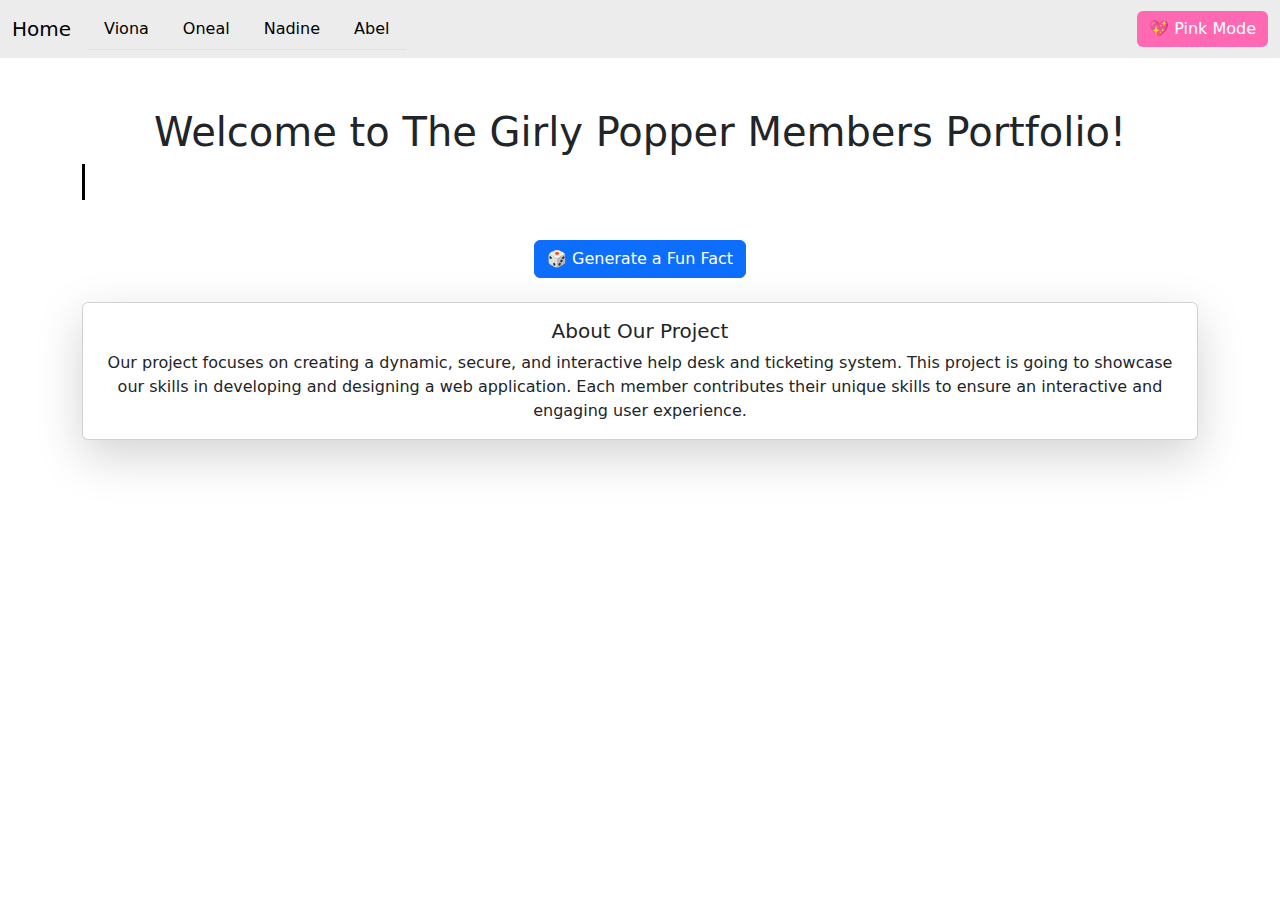
<file: index.html>
<!doctype html>
<html lang="en">
  <head>
    <meta charset="utf-8">
    <meta name="viewport" content="width=device-width, initial-scale=1">
    <title>The Girly Poppers Portfolio</title>
    <link href="https://cdn.jsdelivr.net/npm/bootstrap@5.3.3/dist/css/bootstrap.min.css" rel="stylesheet">
    <link rel="stylesheet" type="text/css" href="style.css">
  </head>
  <body>
    <nav class="navbar navbar-expand-lg fixed-top">
        <div class="container-fluid">
          <a class="navbar-brand" href="index.html">Home</a>
          <button class="navbar-toggler" type="button" data-bs-toggle="collapse" data-bs-target="#navbarNav">
            <span class="navbar-toggler-icon"></span>
          </button>
          <div class="collapse navbar-collapse" id="navbarNav">
            <ul class="nav nav-tabs">
              <li class="nav-item"><a class="nav-link" href="viona.html">Viona</a></li>
              <li class="nav-item"><a class="nav-link" href="oneal.html">Oneal</a></li>
              <li class="nav-item"><a class="nav-link" href="nadine.html">Nadine</a></li>
              <li class="nav-item"><a class="nav-link" href="abel.html">Abel</a></li>
            </ul>
          </div>
          <button id="pinkModeToggle" class="btn btn-pink" onclick="togglePinkMode()">💖 Pink Mode</button>
        </div>
    </nav>

    <div class="container mt-5 text-center">
        <h1>Welcome to The Girly Popper Members Portfolio!</h1>
        <p class="typing">Meet our amazing team and explore our project.</p>
    
        <button id="factGenerator" class="btn btn-primary mt-4" onclick="showRandomFact()">🎲 Generate a Fun Fact</button>
        <p id="fact" class="mt-3"></p>
    
        <!-- Project Description Card -->
        <div class="card mt-4 shadow-lg">
            <div class="card-body">
                <h5 class="card-title"> About Our Project</h5>
                <p class="card-text">
                    Our project focuses on creating a dynamic, secure, and interactive help desk and ticketing system. This project is going to showcase our skills in developing and designing a web application. 
                    Each member contributes their unique skills to ensure an interactive and engaging user experience.
                </p>
            </div>
        </div>
    </div>    
    <script src="script.js"></script>
    <script src="https://cdn.jsdelivr.net/npm/bootstrap@5.3.3/dist/js/bootstrap.bundle.min.js"></script>
  </body>
</html>
</file>
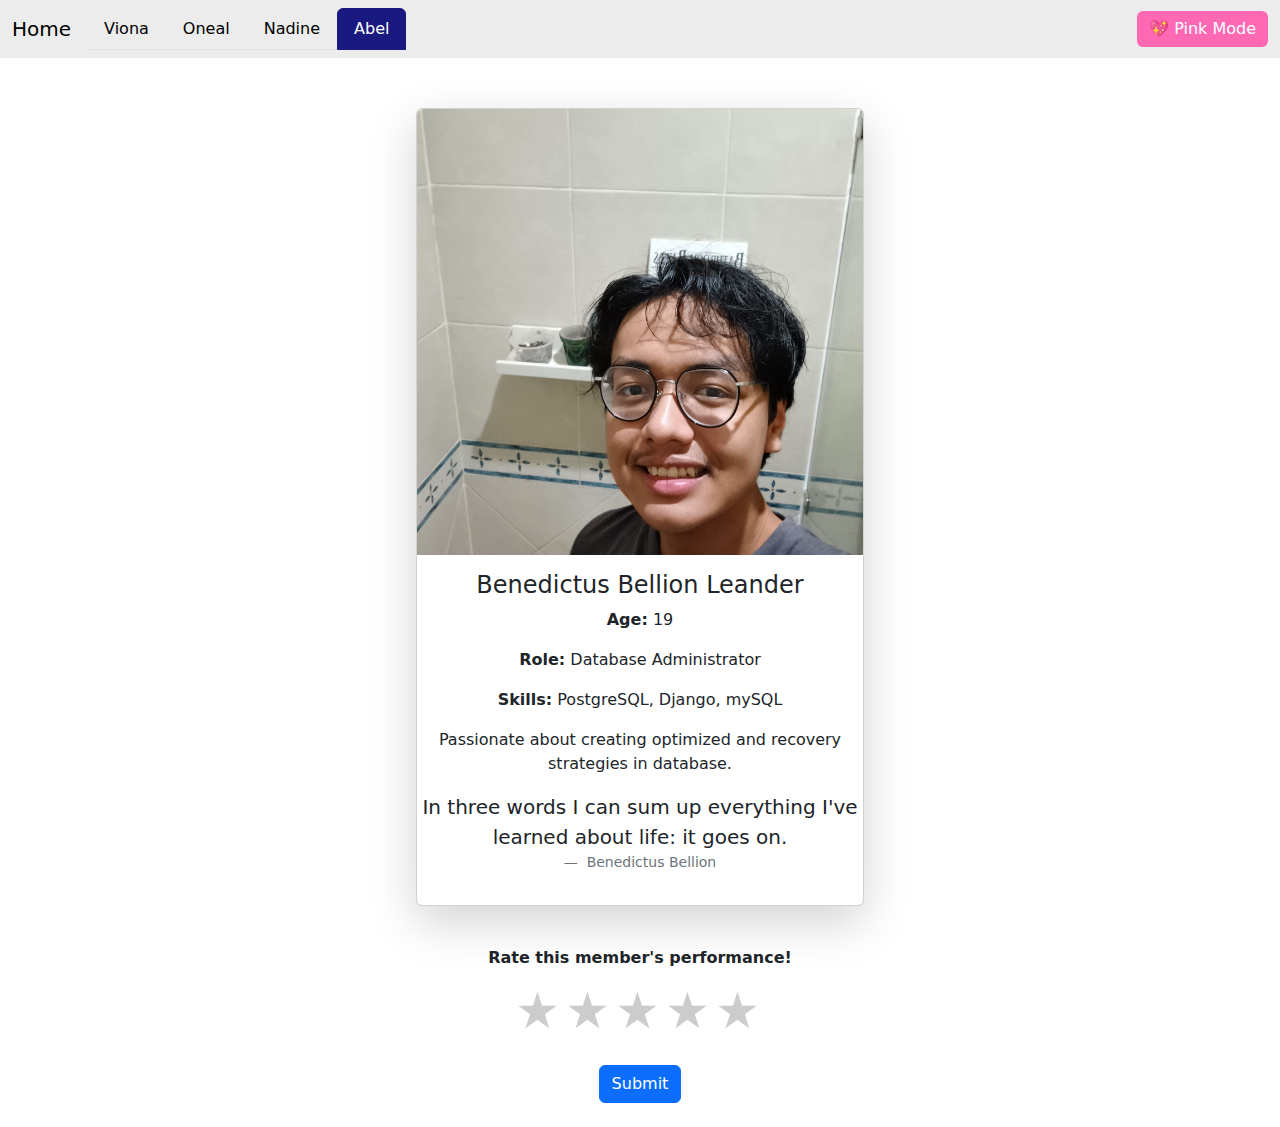
<file: abel.html>
<!doctype html>
<html lang="en">
  <head>
    <meta charset="utf-8">
    <meta name="viewport" content="width=device-width, initial-scale=1">
    <title>Benedictus Bellion Leander Portfolio</title>
    <link href="https://cdn.jsdelivr.net/npm/bootstrap@5.3.3/dist/css/bootstrap.min.css" rel="stylesheet" integrity="sha384-QWTKZyjpPEjISv5WaRU9OFeRpok6YctnYmDr5pNlyT2bRjXh0JMhjY6hW+ALEwIH" crossorigin="anonymous">
    <link rel="stylesheet" type="text/css" href="style.css">
  </head>
  <body>
    <nav class="navbar navbar-expand-lg fixed-top">
        <div class="container-fluid">
          <a class="navbar-brand" href="index.html">Home</a>
          <button class="navbar-toggler" type="button" data-bs-toggle="collapse" data-bs-target="#navbarNav" aria-controls="navbarNav" aria-expanded="false" aria-label="Toggle navigation">
            <span class="navbar-toggler-icon"></span>
          </button>
          <div class="collapse navbar-collapse" id="navbarNav">
            <ul class="nav nav-tabs">
              <li class="nav-item">
                <a class="nav-link" href="viona.html">Viona</a>
              </li>
              <li class="nav-item">
                <a class="nav-link" href="oneal.html">Oneal</a>
              </li>
              <li class="nav-item">
                <a class="nav-link" href="nadine.html">Nadine</a>
              </li>
              <li class="nav-item">
                <a class="nav-link active" aria-current="page" href="abel.html">Abel</a>
              </li>
            </ul>
          </div>
          <button id="pinkModeToggle" class="btn btn-pink" onclick="togglePinkMode()">💖 Pink Mode</button>
        </div>
      </nav>
      <div class="container mt-5">
        <div class="card mx-auto shadow-lg" style="width: 28rem;">
            <div id="speechBubble" class="speech-bubble">Hi there, I'm Abel! Welcome to my page 😊</div>
            <img id="profileImg" src="abel.jpg" class="card-img-top rounded-top" alt="picture of Nadine">
            <div class="card-body text-center">
                <h4 class="card-title">Benedictus Bellion Leander</h4>
                <p class="card-text"><strong>Age:</strong> 19</p>
                <p class="card-text"><strong>Role:</strong> Database Administrator</p>
                <p class="card-text"><strong>Skills:</strong> PostgreSQL, Django, mySQL</p>
                <p class="card-text">Passionate about creating optimized and recovery strategies in database.</p>
            </div>
            <figure class="text-center">
                <blockquote class="blockquote">
                  <p>In three words I can sum up everything I've learned about life: it goes on.</p>
                </blockquote>
                <figcaption class="blockquote-footer">
                  Benedictus Bellion
                </figcaption>
              </figure>
        </div>
        <div class="d-flex flex-column align-items-center mt-3">
          <p class="fw-bold mt-4 mb-1">Rate this member's performance!</p>
          <div class="rate">
              <input type="radio" id="star5" name="rate" value="5" />
              <label for="star5" title="text"></label>
              <input type="radio" id="star4" name="rate" value="4" />
              <label for="star4" title="text"></label>
              <input type="radio" id="star3" name="rate" value="3" />
              <label for="star3" title="text"></label>
              <input type="radio" id="star2" name="rate" value="2" />
              <label for="star2" title="text"></label>
              <input type="radio" id="star1" name="rate" value="1" />
              <label for="star1" title="text"></label>
          </div>
      </div>        
      <div class="d-flex justify-content-center mt-2 mb-4">
          <a href="abel.html" ><button id="submitRating" class="btn btn-primary mt-2">Submit</button></a>
      </div>
    </div>
    <script src="script.js"></script>
    <script src="https://cdn.jsdelivr.net/npm/bootstrap@5.3.3/dist/js/bootstrap.bundle.min.js" integrity="sha384-YvpcrYf0tY3lHB60NNkmXc5s9fDVZLESaAA55NDzOxhy9GkcIdslK1eN7N6jIeHz" crossorigin="anonymous"></script>
  </body>
</html>
</file>
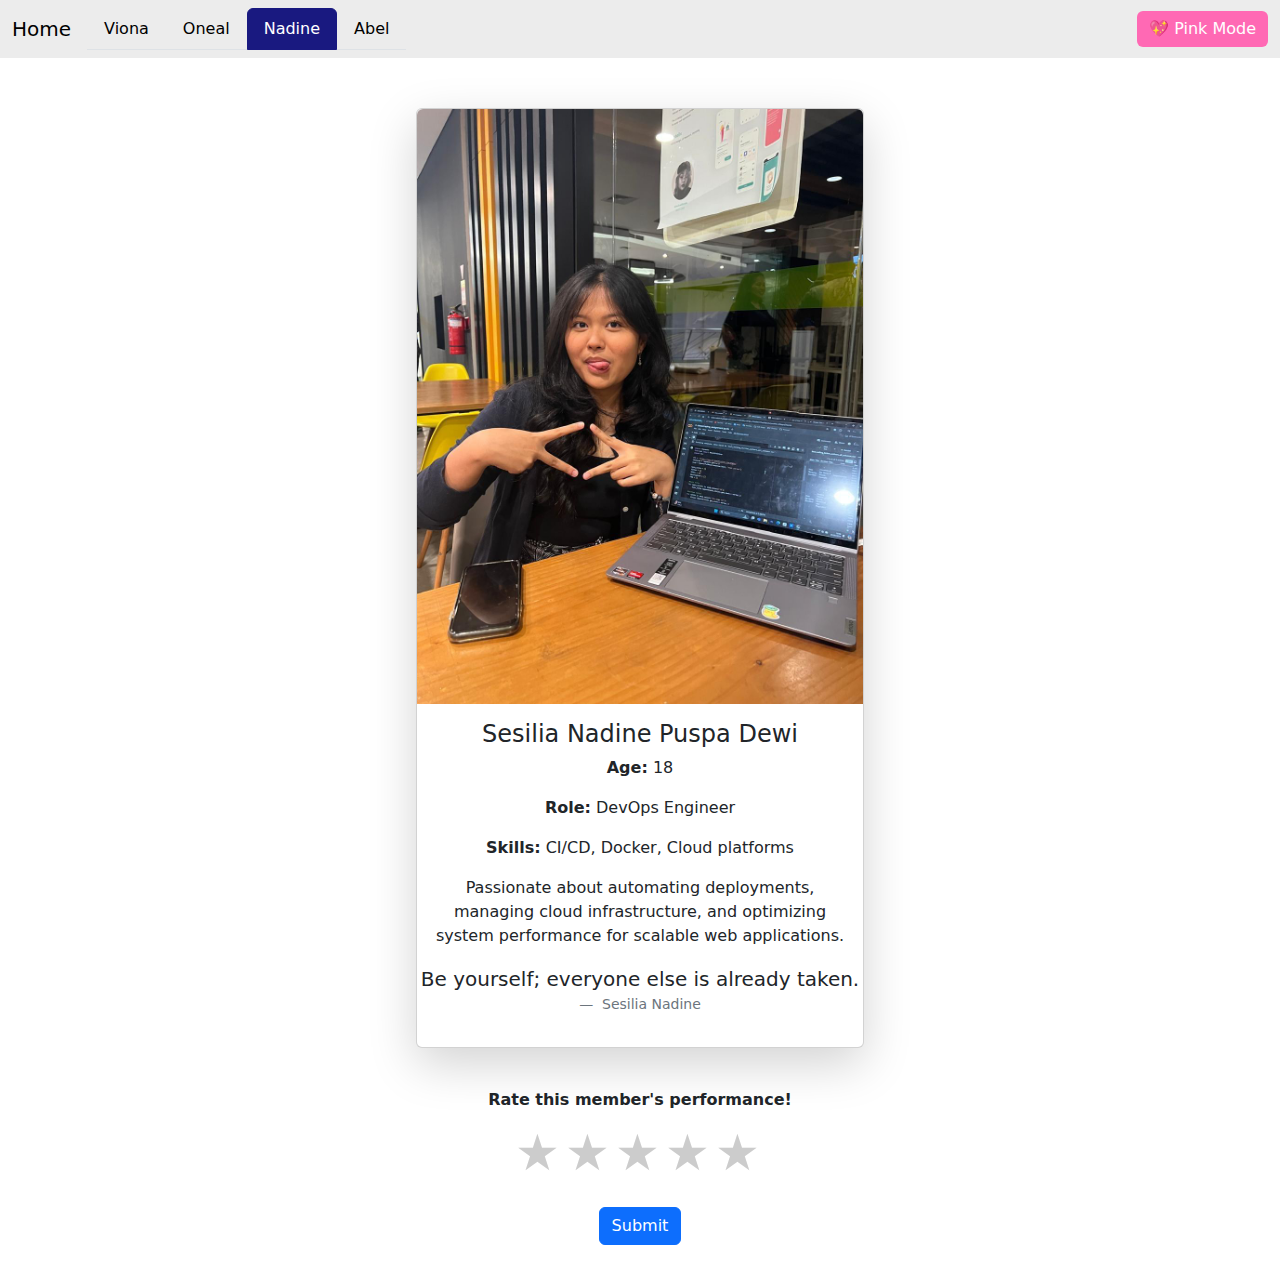
<file: nadine.html>
<!doctype html>
<html lang="en">
  <head>
    <meta charset="utf-8">
    <meta name="viewport" content="width=device-width, initial-scale=1">
    <title>Sesilia Nadine Puspa Dewi Portfolio</title>
    <link href="https://cdn.jsdelivr.net/npm/bootstrap@5.3.3/dist/css/bootstrap.min.css" rel="stylesheet" integrity="sha384-QWTKZyjpPEjISv5WaRU9OFeRpok6YctnYmDr5pNlyT2bRjXh0JMhjY6hW+ALEwIH" crossorigin="anonymous">
    <link rel="stylesheet" type="text/css" href="style.css">
  </head>
  <body>
    <nav class="navbar navbar-expand-lg fixed-top">
        <div class="container-fluid">
          <a class="navbar-brand" href="index.html">Home</a>
          <button class="navbar-toggler" type="button" data-bs-toggle="collapse" data-bs-target="#navbarNav" aria-controls="navbarNav" aria-expanded="false" aria-label="Toggle navigation">
            <span class="navbar-toggler-icon"></span>
          </button>
          <div class="collapse navbar-collapse" id="navbarNav">
            <ul class="nav nav-tabs">
              <li class="nav-item">
                <a class="nav-link" href="viona.html">Viona</a>
              </li>
              <li class="nav-item">
                <a class="nav-link" href="oneal.html">Oneal</a>
              </li>
              <li class="nav-item">
                <a class="nav-link active" aria-current="page" href="nadine.html">Nadine</a>
              </li>
              <li class="nav-item">
                <a class="nav-link" href="abel.html">Abel</a>
              </li>
            </ul>
          </div>
          <button id="pinkModeToggle" class="btn btn-pink" onclick="togglePinkMode()">💖 Pink Mode</button>
        </div>
      </nav>
      <div class="container mt-5">
        <div class="card mx-auto shadow-lg" style="width: 28rem;">
            <div id="speechBubble" class="speech-bubble">Hi there, I'm Nadine! Welcome to my page 😊</div>
            <img  id="profileImg" src="nadine.jpg" class="card-img-top rounded-top" alt="picture of Nadine">
            <div class="card-body text-center">
                <h4 class="card-title">Sesilia Nadine Puspa Dewi</h4>
                <p class="card-text"><strong>Age:</strong> 18</p>
                <p class="card-text"><strong>Role:</strong> DevOps Engineer</p>
                <p class="card-text"><strong>Skills:</strong> CI/CD, Docker, Cloud platforms</p>
                <p class="card-text">Passionate about automating deployments, managing cloud infrastructure, and optimizing system performance for scalable web applications.</p>
              </div>
            <figure class="text-center">
                <blockquote class="blockquote">
                  <p>Be yourself; everyone else is already taken.</p>
                </blockquote>
                <figcaption class="blockquote-footer">
                  Sesilia Nadine
                </figcaption>
              </figure>
        </div>
        <div class="d-flex flex-column align-items-center mt-3">
          <p class="fw-bold mt-4 mb-1">Rate this member's performance!</p>
          <div class="rate">
              <input type="radio" id="star5" name="rate" value="5" />
              <label for="star5" title="text"></label>
              <input type="radio" id="star4" name="rate" value="4" />
              <label for="star4" title="text"></label>
              <input type="radio" id="star3" name="rate" value="3" />
              <label for="star3" title="text"></label>
              <input type="radio" id="star2" name="rate" value="2" />
              <label for="star2" title="text"></label>
              <input type="radio" id="star1" name="rate" value="1" />
              <label for="star1" title="text"></label>
          </div>
      </div>        
      <div class="d-flex justify-content-center mt-2 mb-4">
          <a href="nadine.html" ><button id="submitRating" class="btn btn-primary mt-2">Submit</button></a>
      </div>
    </div>
    <script src="script.js"></script>
    <script src="https://cdn.jsdelivr.net/npm/bootstrap@5.3.3/dist/js/bootstrap.bundle.min.js" integrity="sha384-YvpcrYf0tY3lHB60NNkmXc5s9fDVZLESaAA55NDzOxhy9GkcIdslK1eN7N6jIeHz" crossorigin="anonymous"></script>
  </body>
</html>
</file>
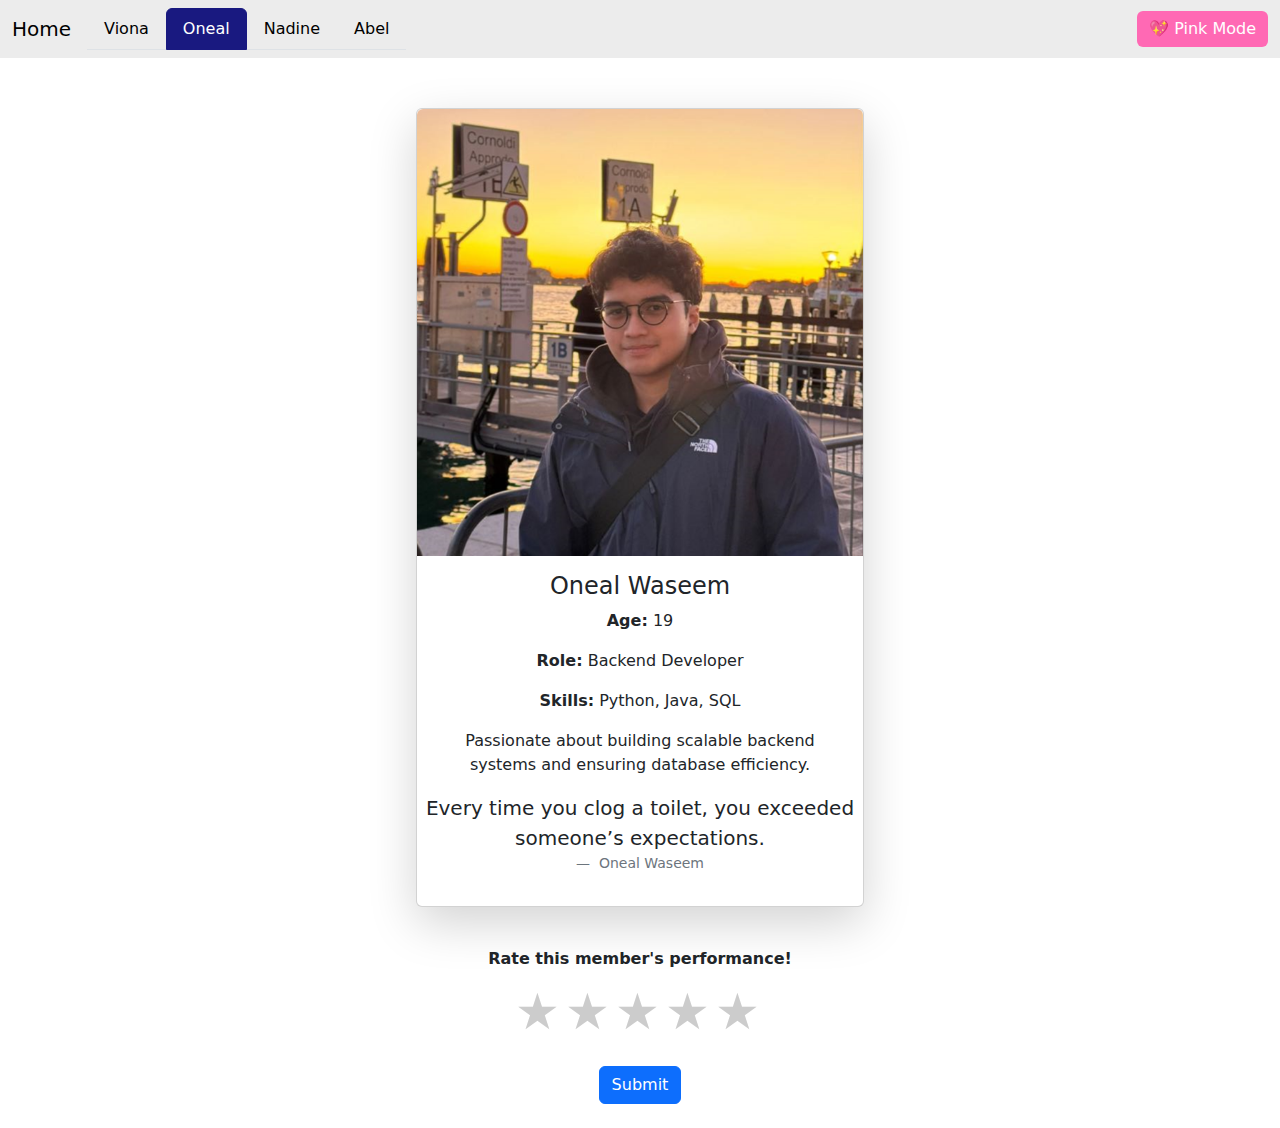
<file: oneal.html>
<!doctype html>
<html lang="en">
  <head>
    <meta charset="utf-8">
    <meta name="viewport" content="width=device-width, initial-scale=1">
    <title>Oneal Waseem Portfolio</title>
    <link href="https://cdn.jsdelivr.net/npm/bootstrap@5.3.3/dist/css/bootstrap.min.css" rel="stylesheet" integrity="sha384-QWTKZyjpPEjISv5WaRU9OFeRpok6YctnYmDr5pNlyT2bRjXh0JMhjY6hW+ALEwIH" crossorigin="anonymous">
    <link rel="stylesheet" type="text/css" href="style.css">
  </head>
  <body>
    <nav class="navbar navbar-expand-lg fixed-top">
        <div class="container-fluid">
          <a class="navbar-brand" href="index.html">Home</a>
          <button class="navbar-toggler" type="button" data-bs-toggle="collapse" data-bs-target="#navbarNav" aria-controls="navbarNav" aria-expanded="false" aria-label="Toggle navigation">
            <span class="navbar-toggler-icon"></span>
          </button>
          <div class="collapse navbar-collapse" id="navbarNav">
            <ul class="nav nav-tabs">
              <li class="nav-item">
                <a class="nav-link" href="viona.html">Viona</a>
              </li>
              <li class="nav-item">
                <a class="nav-link active" aria-current="page" href="oneal.html">Oneal</a>
              </li>
              <li class="nav-item">
                <a class="nav-link" href="nadine.html">Nadine</a>
              </li>
              <li class="nav-item">
                <a class="nav-link" href="abel.html">Abel</a>
              </li>
            </ul>
          </div>
          <button id="pinkModeToggle" class="btn btn-pink" onclick="togglePinkMode()">💖 Pink Mode</button>
        </div>
      </nav>
      <div class="container mt-5">
        <div class="card mx-auto shadow-lg" style="width: 28rem;">
            <div id="speechBubble" class="speech-bubble">Hi there, I'm Oneal! Welcome to my page 😊</div>
            <img id="profileImg" src="oneal.png" class="card-img-top rounded-top" alt="picture of Oneal">
            <div class="card-body text-center">
                <h4 class="card-title">Oneal Waseem</h4>
                <p class="card-text"><strong>Age:</strong> 19</p>
                <p class="card-text"><strong>Role:</strong> Backend Developer</p>
                <p class="card-text"><strong>Skills:</strong> Python, Java, SQL</p>
                <p class="card-text">Passionate about building scalable backend systems and ensuring database efficiency.</p>
            </div>
            <figure class="text-center">
                <blockquote class="blockquote">
                  <p>Every time you clog a toilet, you exceeded someone’s expectations.</p>
                </blockquote>
                <figcaption class="blockquote-footer">
                  Oneal Waseem
                </figcaption>
              </figure>
        </div>
        <div class="d-flex flex-column align-items-center mt-3">
          <p class="fw-bold mt-4 mb-1">Rate this member's performance!</p>
          <div class="rate">
              <input type="radio" id="star5" name="rate" value="5" />
              <label for="star5" title="text"></label>
              <input type="radio" id="star4" name="rate" value="4" />
              <label for="star4" title="text"></label>
              <input type="radio" id="star3" name="rate" value="3" />
              <label for="star3" title="text"></label>
              <input type="radio" id="star2" name="rate" value="2" />
              <label for="star2" title="text"></label>
              <input type="radio" id="star1" name="rate" value="1" />
              <label for="star1" title="text"></label>
          </div>
      </div>        
      <div class="d-flex justify-content-center mt-2 mb-4">
          <a href="oneal.html" ><button id="submitRating" class="btn btn-primary mt-2">Submit</button></a>
      </div>
    </div>
    <script src="script.js"></script>
    <script src="https://cdn.jsdelivr.net/npm/bootstrap@5.3.3/dist/js/bootstrap.bundle.min.js" integrity="sha384-YvpcrYf0tY3lHB60NNkmXc5s9fDVZLESaAA55NDzOxhy9GkcIdslK1eN7N6jIeHz" crossorigin="anonymous"></script>
  </body>
</html>
</file>
<file: style.css>
body {
    transition: background-color 0.5s, color 0.5s;
    padding-top: 60px;
}
.nav-tabs .nav-link {
    color: black;
}
.navbar {
    background-color: #ececec;
}
.typing {
    font-size: 24px;
    font-weight: bold;
    white-space: nowrap;
    overflow: hidden;
    border-right: 3px solid black;
    width: 0;
    animation: typing 3s steps(40) forwards, blink 0.7s infinite;
}
@keyframes typing {
    from { width: 0; }
    to { width: 100%; }
}
@keyframes blink {
    50% { border-color: transparent; }
}
.pink-mode {
    background-color: #ffd1dc;
    color: #ff4081;
}
.pink-mode .btn {
    background-color: #ff69b4;
    color: white;
    border: white;
}

.pink-mode .navbar {
    background-color: #ff85a2;
}

.card {
    transition: transform 0.3s ease-in-out;
}

.card:hover {
    transform: scale(1.02);
}

#submitRating {
    transition: transform 0.3s ease-in-out;
}

#submitRating:hover {
    transform: scale(1.1);
}

#factGenerator:hover {
    animation: shake 0.5s;
    animation-iteration-count: infinite;
  }
  
@keyframes shake {
    0% { transform: translate(1px, 1px) rotate(0deg); }
    10% { transform: translate(-1px, -2px) rotate(-1deg); }
    20% { transform: translate(-3px, 0px) rotate(1deg); }
    30% { transform: translate(3px, 2px) rotate(0deg); }
    40% { transform: translate(1px, -1px) rotate(1deg); }
    50% { transform: translate(-1px, 2px) rotate(-1deg); }
    60% { transform: translate(-3px, 1px) rotate(0deg); }
    70% { transform: translate(3px, 1px) rotate(-1deg); }
    80% { transform: translate(-1px, -1px) rotate(1deg); }
    90% { transform: translate(1px, 2px) rotate(0deg); }
    100% { transform: translate(1px, -2px) rotate(-1deg); }
  }
.nav-tabs .nav-link.active {
    color: white; 
    background-color: rgb(25, 25, 128); 
    border-color: rgb(25, 25, 128);
}
.speech-bubble {
    position: absolute;
    top: -40px;
    left: 50%;
    transform: translateX(-50%);
    background: #f9f9f9;
    color: black;
    padding: 10px 15px;
    border-radius: 10px;
    font-size: 14px;
    font-weight: bold;
    box-shadow: 0 2px 10px rgba(0, 0, 0, 0.2);
    animation: pop-in 0.5s ease-out forwards;
    opacity: 0;
}
.speech-bubble::after {
    content: "";
    position: absolute;
    bottom: -10px;
    left: 50%;
    transform: translateX(-50%);
    border-width: 10px;
    border-style: solid;
    border-color: #f9f9f9 transparent transparent transparent;
}
@keyframes pop-in {
    0% {
        opacity: 0;
        transform: translate(-50%, -10px) scale(0.8);
    }
    100% {
        opacity: 1;
        transform: translate(-50%, 0) scale(1);
    }
}

.pink-mode .card {
    background-color: #ffe0eb;
    color: #ff4081;
    border: 1px solid #ff69b4;
}

.pink-mode .blockquote {
    color: #ff85a2;
}

.pink-mode .speech-bubble {
    background: #ffb6c1;
    color: white;
}

.pink-mode .speech-bubble::after {
    border-color: #ffb6c1 transparent transparent transparent;
}

.pink-mode #pinkModeToggle {
    background-color: #ff69b4;
    color: white;
}

.pink-mode .nav-tabs .nav-link {
    color: #ffffff;
}

.pink-mode .nav-tabs .nav-link.active {
    color: white;
    background-color: #ff69b4;
    border-color: #ffffff;
}

.btn-pink {
    background-color: #ff69b4;
    color: white;
    border: none;
}

.rate:not(:checked)>input {
    position: absolute;
    top: -9999px;
}

.rate:not(:checked)>label {
    float: right;
    width: 1em;
    overflow: hidden;
    white-space: nowrap;
    cursor: pointer;
    font-size: 25px;
    color: #ccc;
    font-size: 50px;
}

.rate:not(:checked)>label:before {
    content: '★ ';
}

.rate>input:checked~label {
    color: #ffc700;
}

.rate:not(:checked)>label:hover,
.rate:not(:checked)>label:hover~label {
    color: #deb217;
}

.rate>input:checked+label:hover,
.rate>input:checked+label:hover~label,
.rate>input:checked~label:hover,
.rate>input:checked~label:hover~label,
.rate>label:hover~input:checked~label {
    color: #c59b08;
}
</file>
